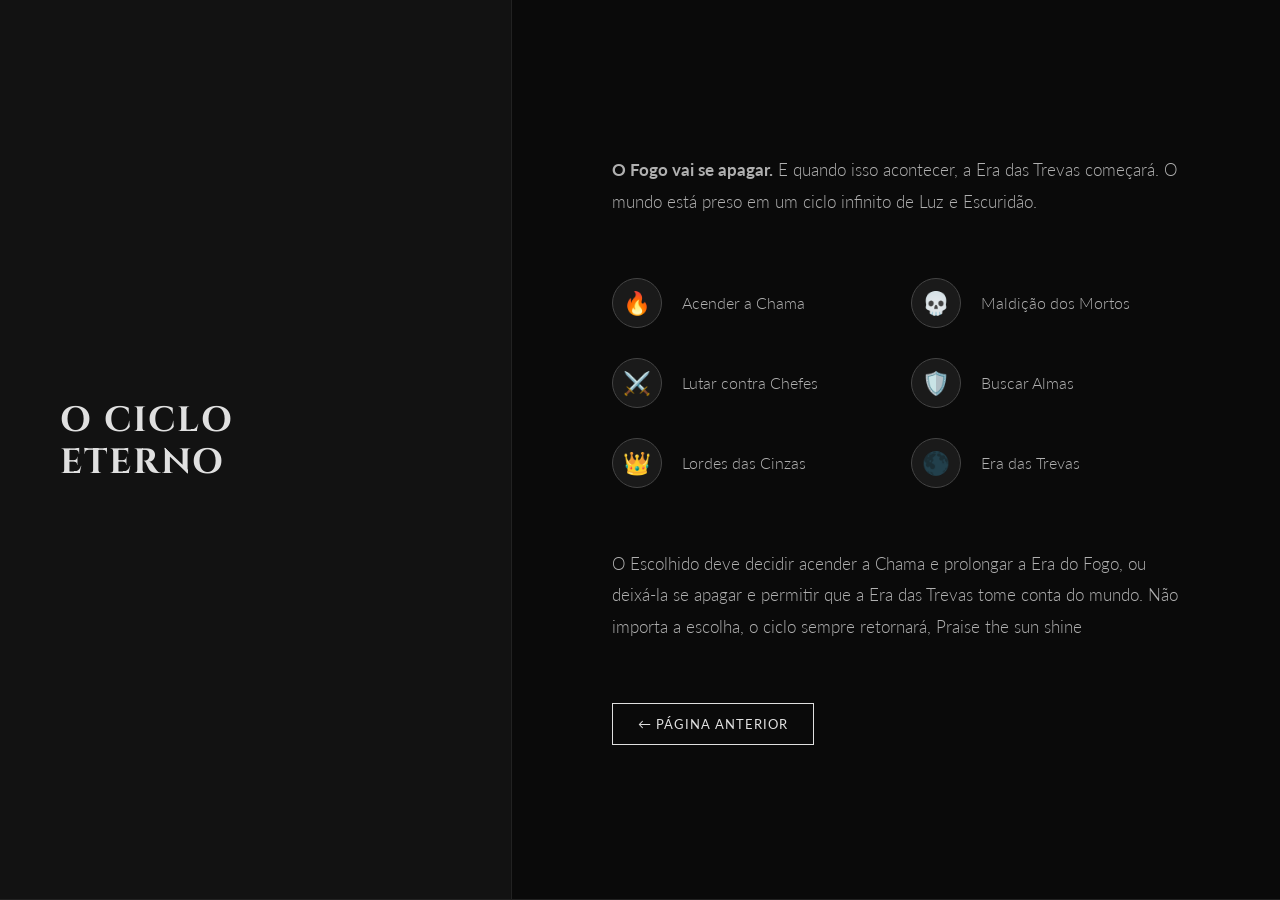
<file: pg4.html>
<!DOCTYPE html>
<html lang="pt-br">
<head>
    <meta charset="UTF-8">
    <meta name="viewport" content="width=device-width, initial-scale=1.0">
    <title>Dark Souls - O Ciclo</title>
    <link rel="stylesheet" href="style.css">
    <link href="https://fonts.googleapis.com/css2?family=Cinzel:wght@400;700&family=Lato:wght@300;400&display=swap" rel="stylesheet">
</head>
<body>

    <section class="pagina pagina-pg4">
        <div class="bloco-esquerdo">
            <h2>O CICLO<br>ETERNO</h2>
        </div>
        <div class="bloco-direito">
            <p><strong>O Fogo vai se apagar.</strong> E quando isso acontecer, a Era das Trevas começará. O mundo está preso em um ciclo infinito de Luz e Escuridão.</p>
            
            <div class="grade-icones">
                <div class="item-icone">
                    <span class="icone">🔥</span>
                    <span>Acender a Chama</span>
                </div>
                <div class="item-icone">
                    <span class="icone">💀</span>
                    <span>Maldição dos Mortos</span>
                </div>
                <div class="item-icone">
                    <span class="icone">⚔️</span>
                    <span>Lutar contra Chefes</span>
                </div>
                <div class="item-icone">
                    <span class="icone">🛡️</span>
                    <span>Buscar Almas</span>
                </div>
                <div class="item-icone">
                    <span class="icone">👑</span>
                    <span>Lordes das Cinzas</span>
                </div>
                <div class="item-icone">
                    <span class="icone">🌑</span>
                    <span>Era das Trevas</span>
                </div>
            </div>

            <p class="texto-final">
                O Escolhido deve decidir acender a Chama e prolongar a Era do Fogo, 
                ou deixá-la se apagar e permitir que a Era das Trevas tome conta do mundo. 
                Não importa a escolha, o ciclo sempre retornará, Praise the sun shine
            </p>

            <div class="navegacao">
                <a href="pg3.html">← Página Anterior</a>
            </div>
        </div>
    </section>

</body>
</html>
</file>
<file: style.css>
* {
    margin: 0;
    padding: 0;
    box-sizing: border-box;
}

body {
    font-family: 'Lato', sans-serif;
    background-color: #0a0a0a;
    color: #cccccc;
}

.pagina {
    display: flex;
    min-height: 100vh;
    width: 100%;
    border-bottom: 1px solid #222222;
}

.bloco-esquerdo {
    width: 40%;
    background-color: #121212;
    padding: 60px;
    display: flex;
    flex-direction: column;
    justify-content: center;
    color: #ffffff;
    border-right: 1px solid #222222;
}

.bloco-esquerdo-vazio {
    width: 40%;
    background-color: #121212;
    border-right: 1px solid #222222;
}

.bloco-direito {
    width: 60%;
    padding: 60px;
    display: flex;
    flex-direction: column;
    justify-content: center;
    align-items: center;
    background-color: #0a0a0a;
}
/*tipografia para o textin*/

h1 {
    font-family: 'Cinzel', serif;
    font-size: 3.8rem;
    font-weight: 700;
    line-height: 1.1;
    margin-bottom: 25px;
    color: #e0e0e0;
    text-transform: uppercase;
    letter-spacing: 3px;
}

h2 {
    font-family: 'Cinzel', serif;
    font-size: 2.2rem;
    font-weight: 700;
    line-height: 1.2;
    margin-bottom: 15px;
    color: #e0e0e0;
    text-transform: uppercase;
    letter-spacing: 2px;
}

h3 {
    font-family: 'Lato', sans-serif;
    font-size: 1rem;
    font-weight: 400;
    letter-spacing: 3px;
    margin-bottom: 30px;
    color: #888888;
    text-transform: uppercase;
}

.subtitulo {
    font-size: 0.85rem;
    letter-spacing: 3px;
    line-height: 1.8;
    color: #999999;
    text-transform: uppercase;
}

p {
    font-size: 1.05rem;
    line-height: 1.9;
    color: #b0b0b0;
    margin-bottom: 20px;
    width: 100%;
    font-weight: 300;
}

/* para os links de navegação entre as paginas*/
.navegacao {
    margin-top: 40px;
    font-size: 0.9rem;
    width: 100%;
}
.navegacao a {
    color: #e0e0e0;
    text-decoration: none;
    border: 1px solid #e0e0e0;
    padding: 12px 25px;
    display: inline-block;
    text-transform: uppercase;
    letter-spacing: 1px;
    font-size: 0.8rem;
}

/* em relação as imagens */
img {
    display: block;
    border: 2px solid #333333;
    filter: grayscale(100%) contrast(1.1);
    object-fit: cover;
    margin: 0 auto;
    max-width: 100%;
    height: auto;
    box-shadow: 0 10px 30px rgba(0,0,0,0.5);
}

/* pagina 1 Imagem de Capa */
.pagina-capa .bloco-direito {
    padding: 0;
}
.pagina-capa .bloco-direito img {
    width: 100%;
    height: 100vh;
    max-height: 100vh;
    object-fit: cover;
    border: none;
    box-shadow: none;
}

/* pagina 2 Grade de Imagens */
.grade-imagens {
    display: grid;
    grid-template-columns: 1fr 1fr;
    gap: 20px;
    width: 100%;
    max-width: 600px;
    justify-items: center;
}
.grade-imagens img {
    width: 100%;
    height: 250px;
    object-fit: cover;
    border: 1px solid #444;
}

/* pagina 3 Imagem Larga */
.pagina-pg3 .bloco-direito {
    align-items: flex-start;
    padding: 80px 100px;
}
.texto-topo {
    margin-bottom: 40px;
    width: 100%;
    font-size: 1.1rem;
    line-height: 2;
}
.imagem-larga {
    width: 100%;
    height: 350px;
    object-fit: cover;
    margin: 0;
    border: 1px solid #444;
}

/* pagina 4 Ícones */
.pagina-pg4 .bloco-direito {
    align-items: flex-start;
    padding: 80px 100px;
}
.grade-icones {
    display: grid;
    grid-template-columns: 1fr 1fr;
    gap: 30px;
    margin: 40px 0;
    width: 100%;
}
.item-icone {
    display: flex;
    align-items: center;
    gap: 20px;
    font-size: 1rem;
    color: #b0b0b0;
    font-weight: 300;
}
.icone {
    display: flex;
    align-items: center;
    justify-content: center;
    width: 50px;
    height: 50px;
    background-color: #1a1a1a;
    border-radius: 50%;
    font-size: 1.4rem;
    border: 1px solid #444444;
    color: #e0e0e0;
    flex-shrink: 0;
}
.texto-final {
    margin-top: 20px;
    width: 100%;
    font-size: 1.05rem;
}

/* adaptabilidade para aparelhos portateis */
@media (max-width: 900px) {
    .pagina { flex-direction: column; }
    .bloco-esquerdo, .bloco-esquerdo-vazio, .bloco-direito { 
        width: 100%; 
        padding: 40px 20px; 
        border-right: none;
    }
    .bloco-esquerdo-vazio { min-height: 200px; }
    h1 { font-size: 2.5rem; }
    h2 { font-size: 1.8rem; }
    .grade-imagens, .grade-icones { grid-template-columns: 1fr; }
    
    .pagina-capa .bloco-direito img { height: 50vh; }
    .grade-imagens img { height: 200px; }
    .imagem-larga { height: 250px; }
}
</file>
